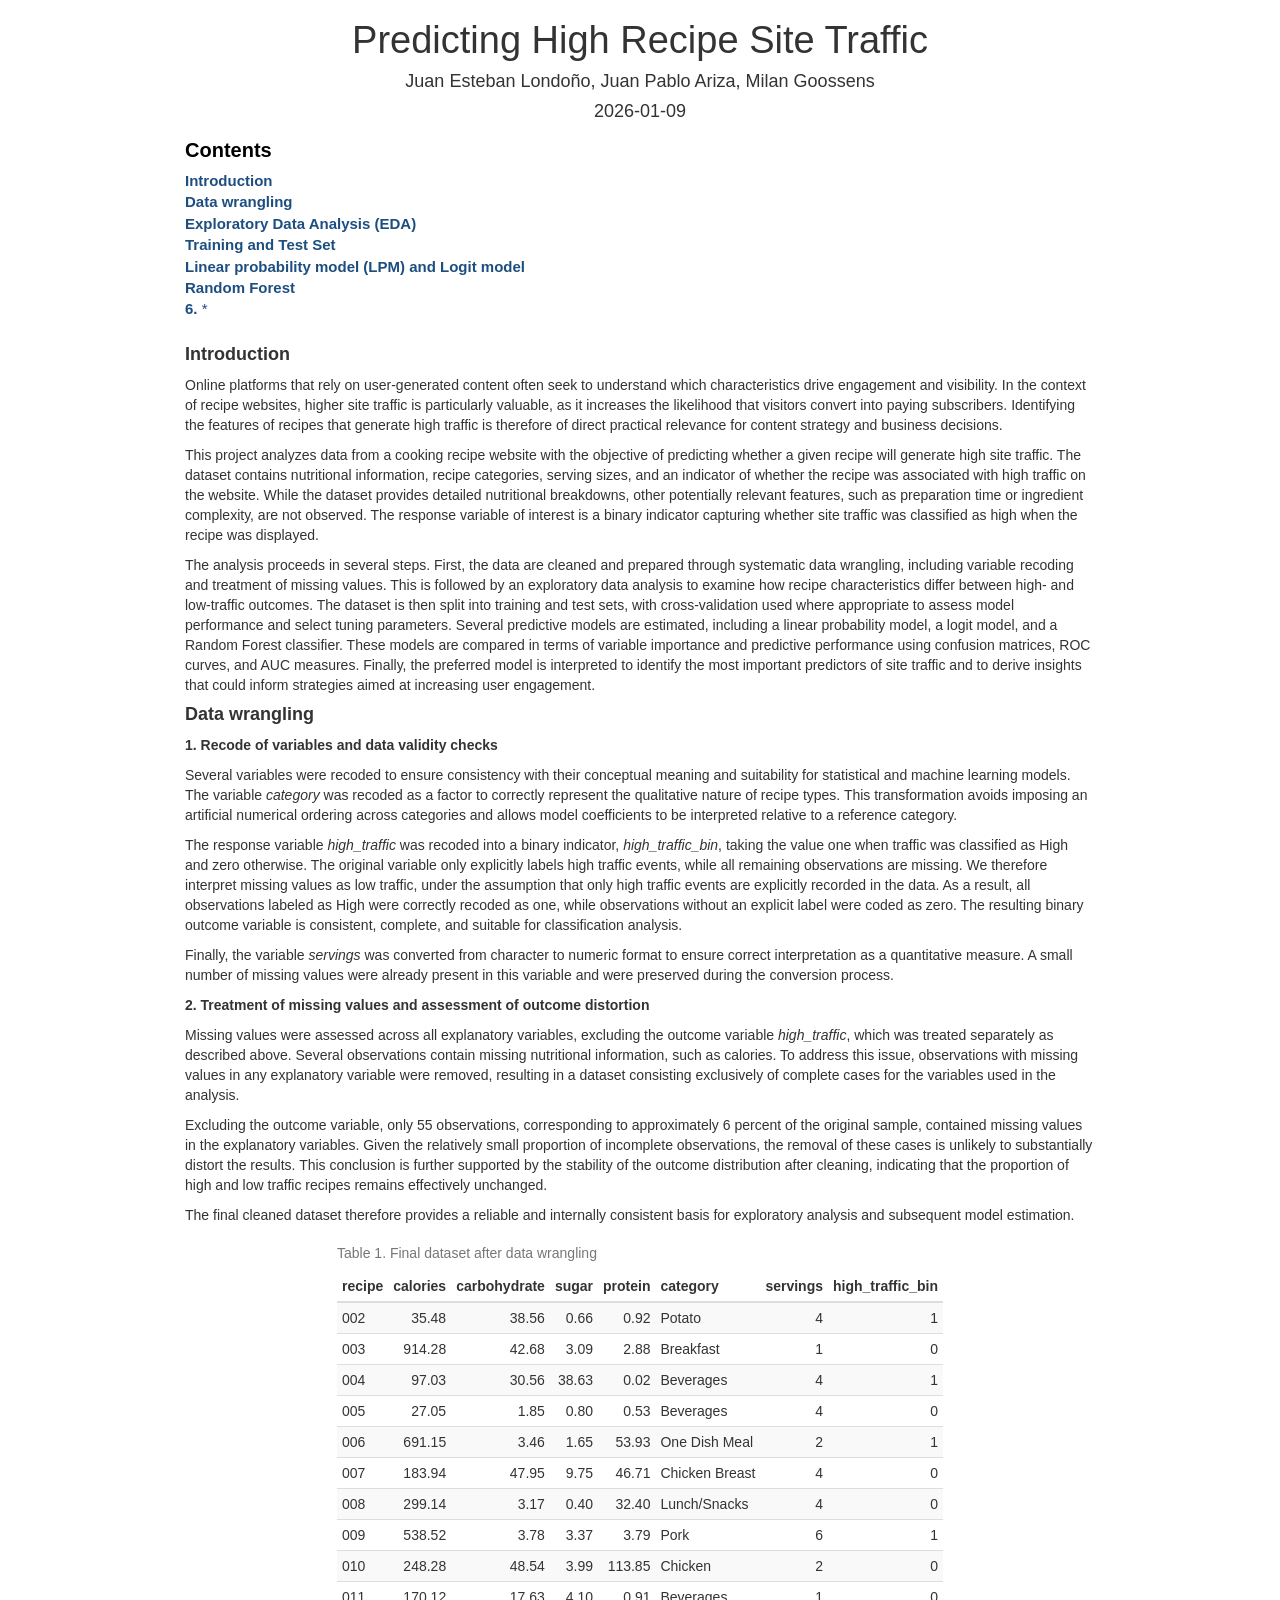
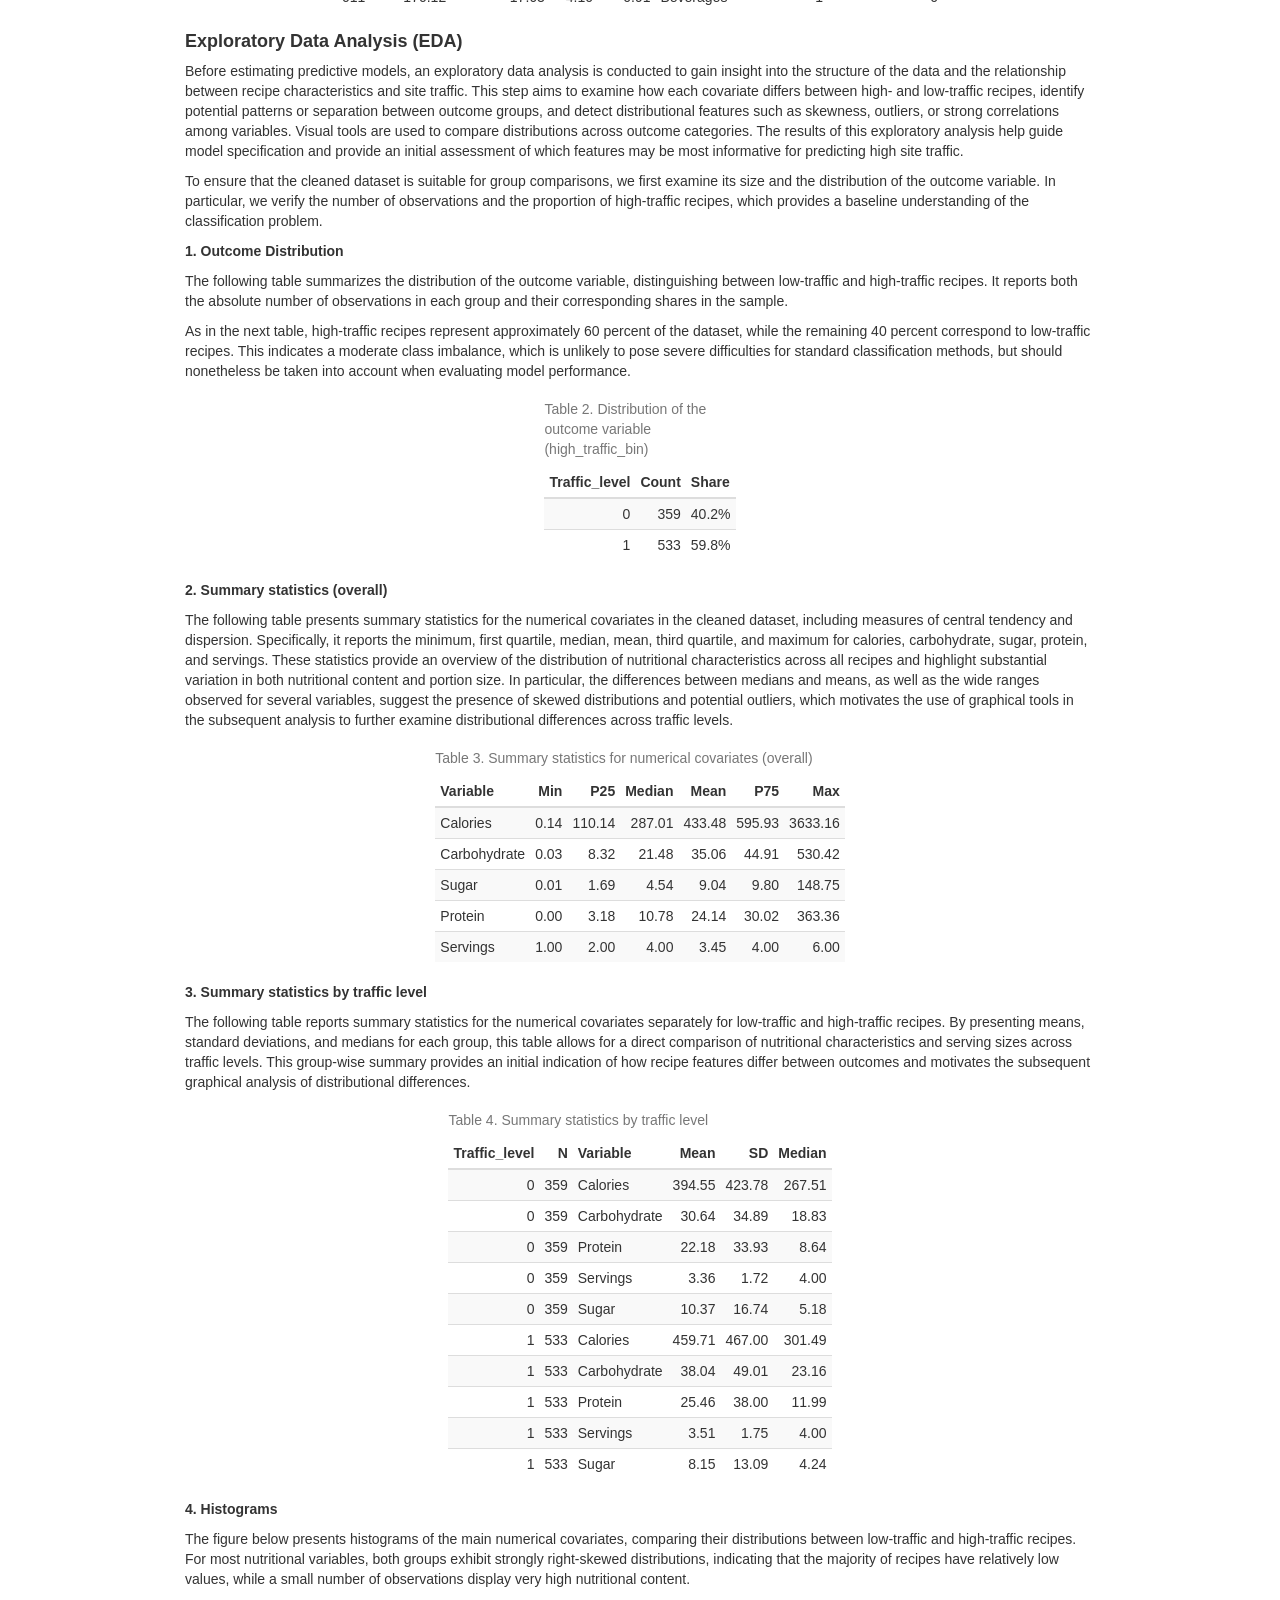
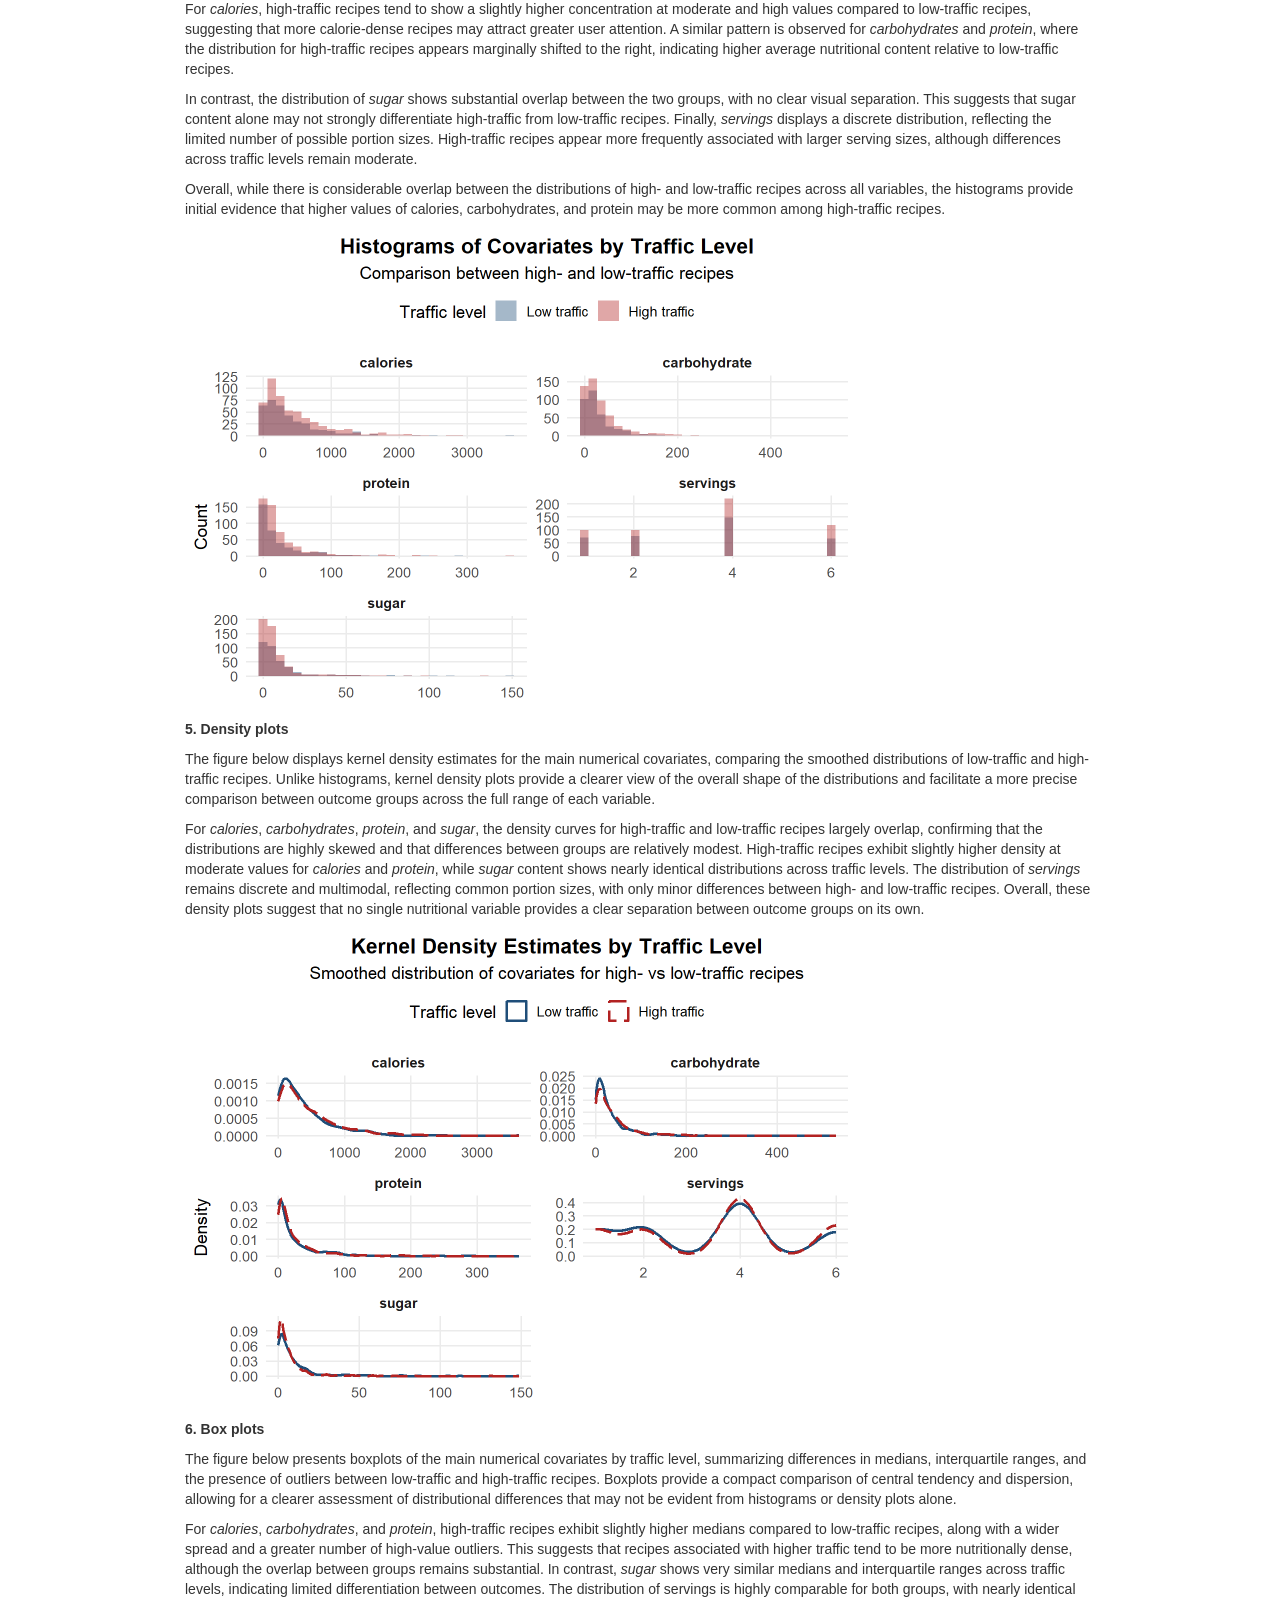
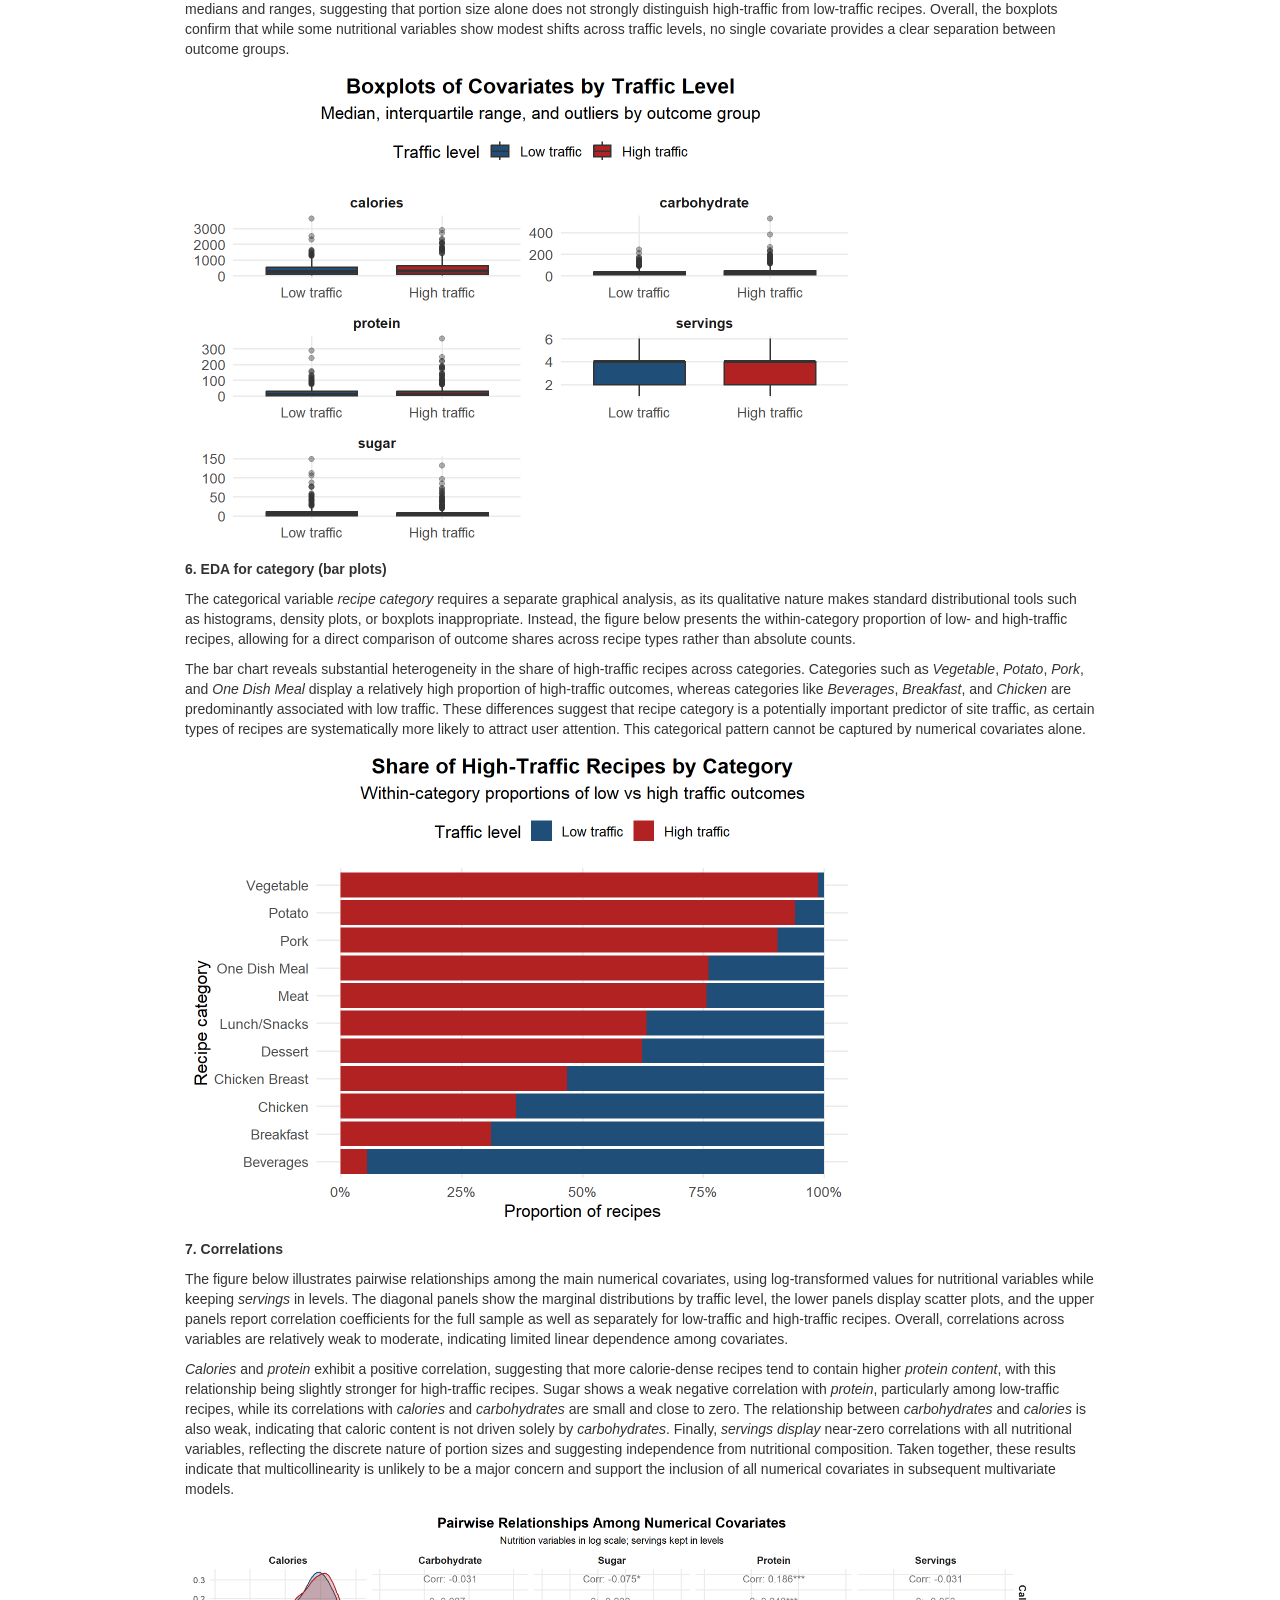
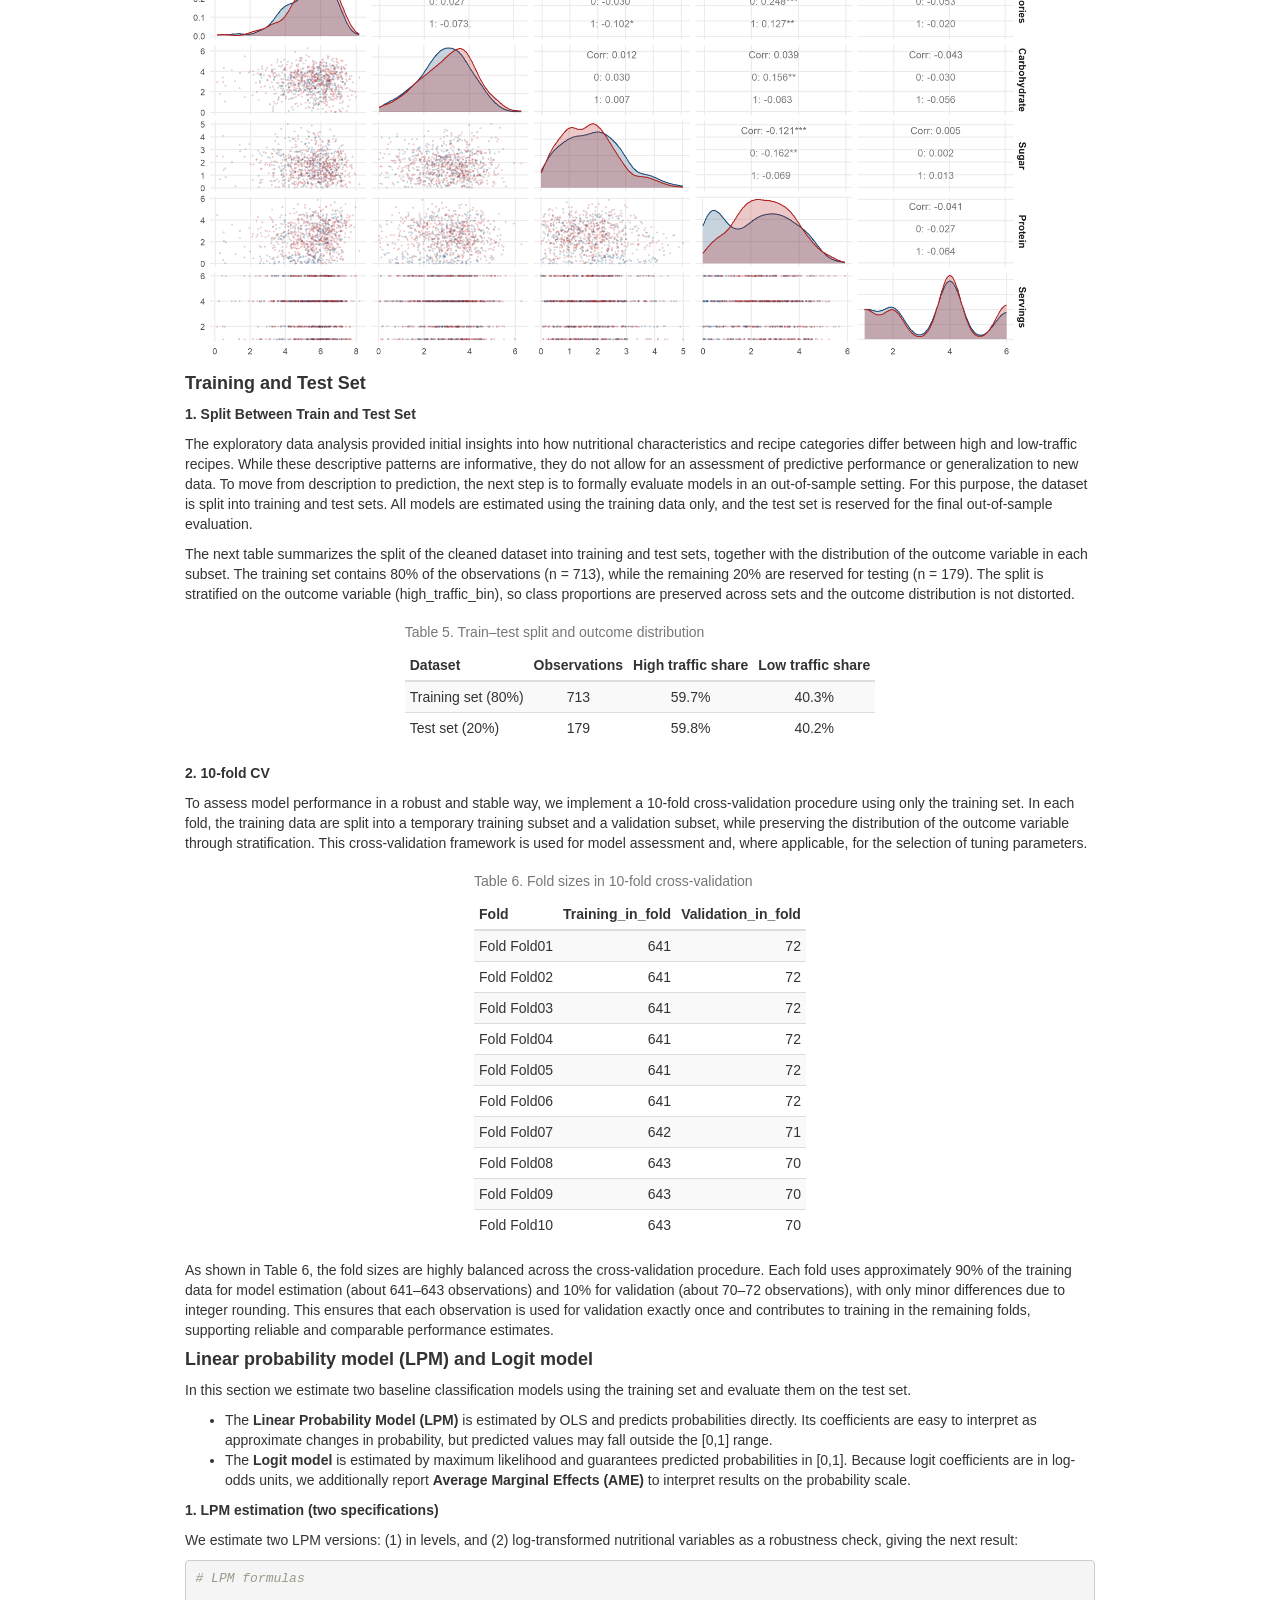
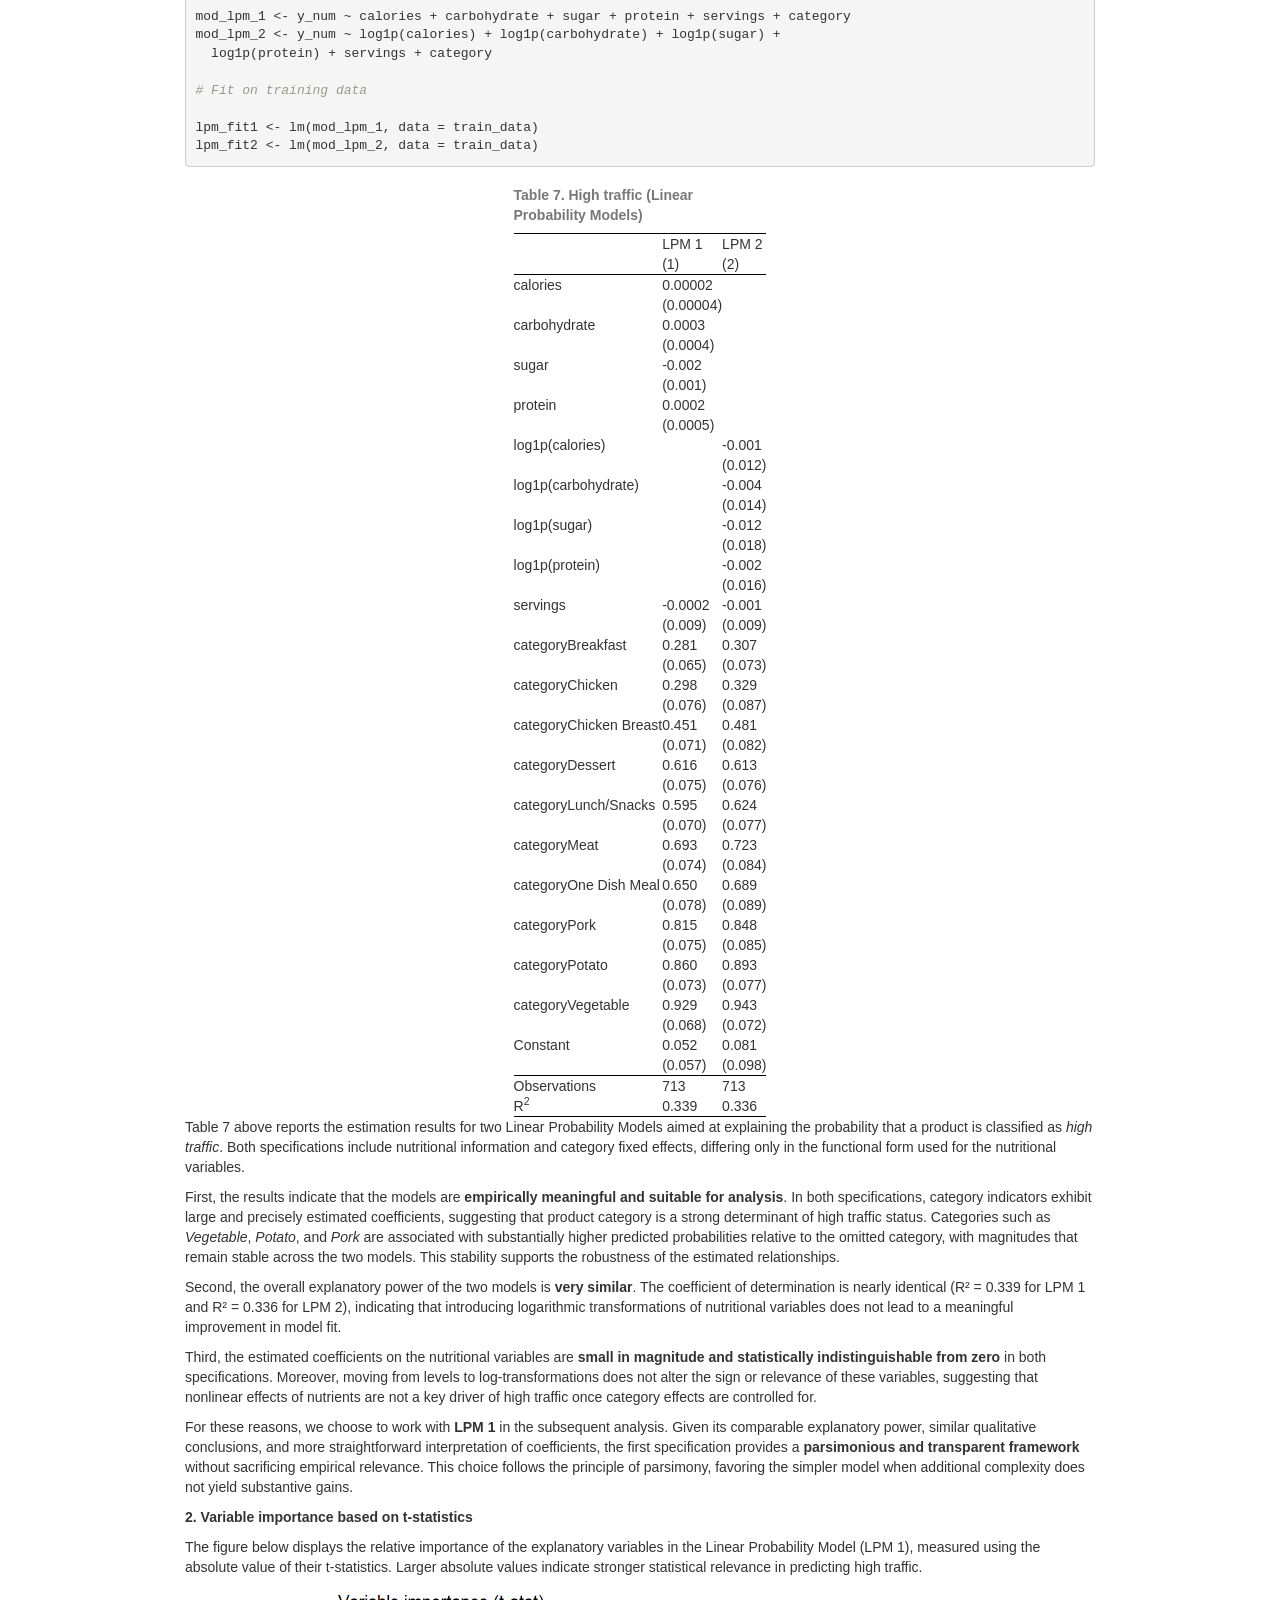
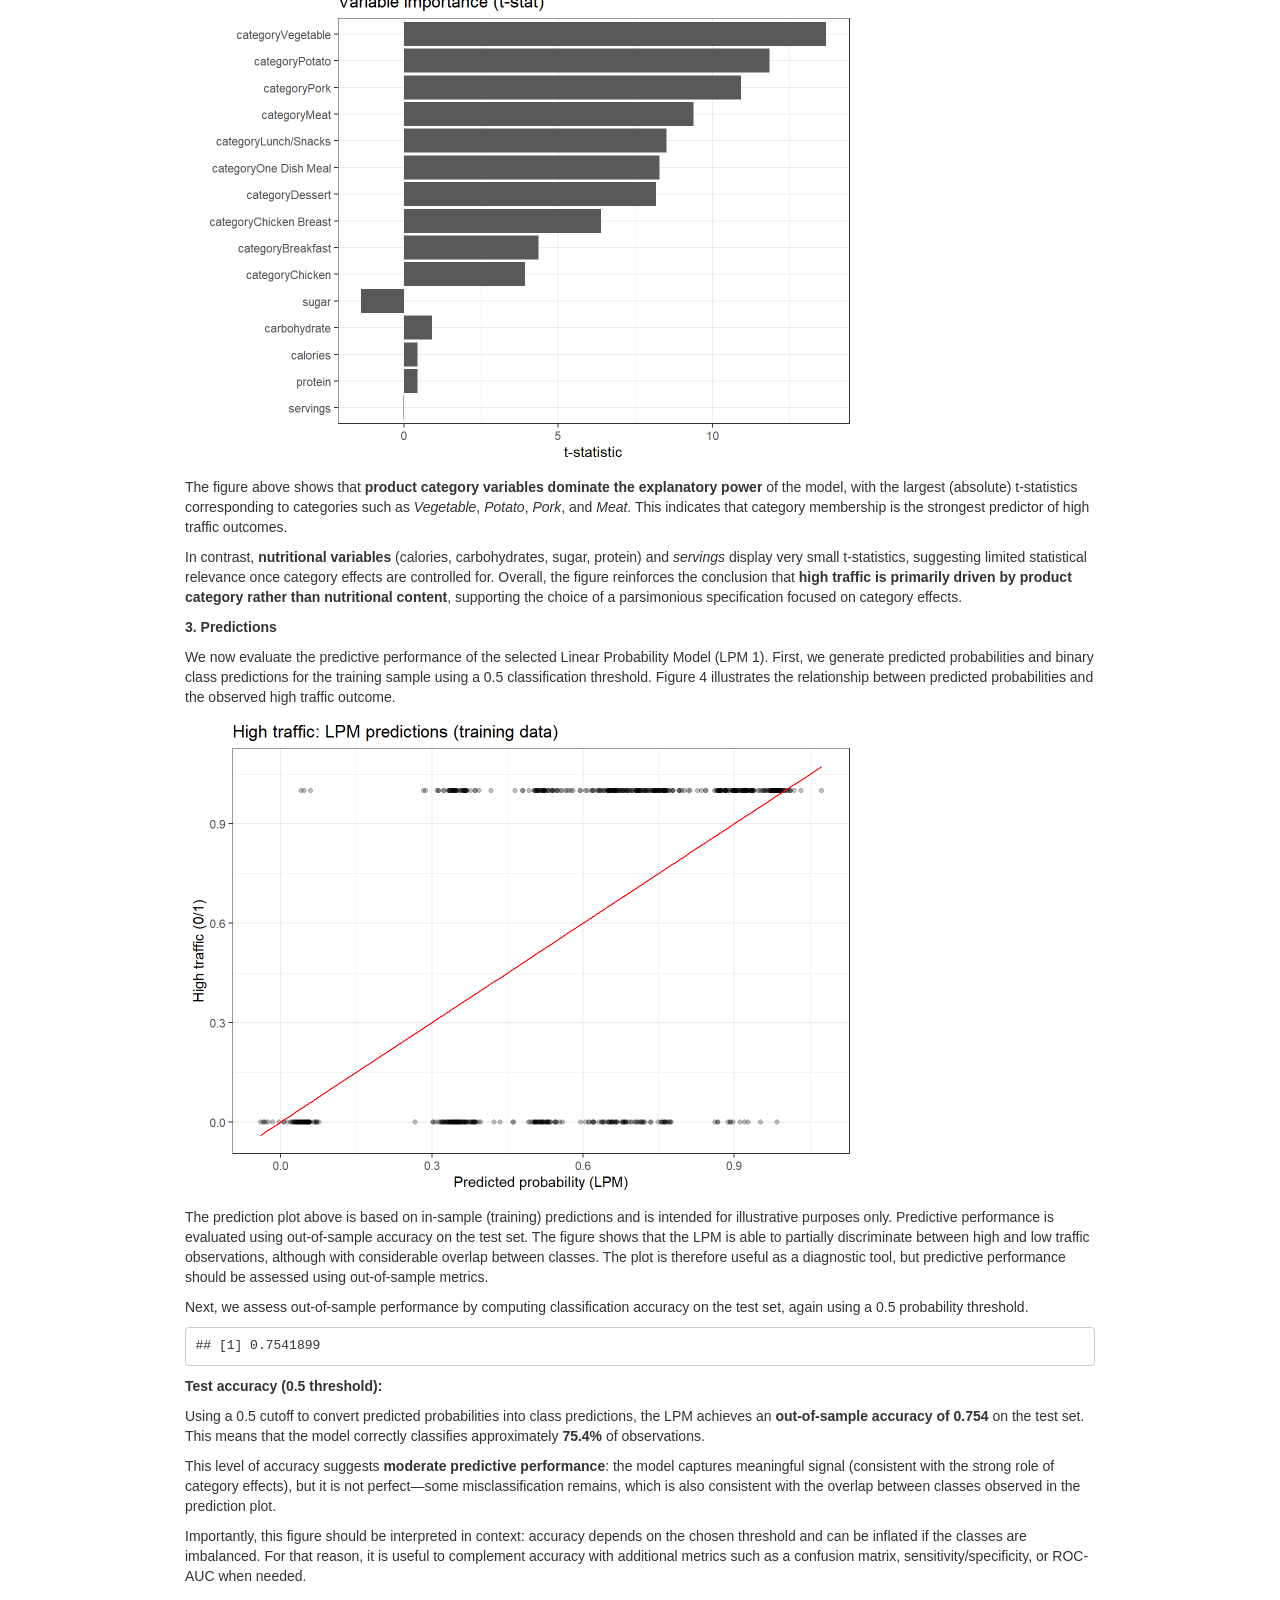
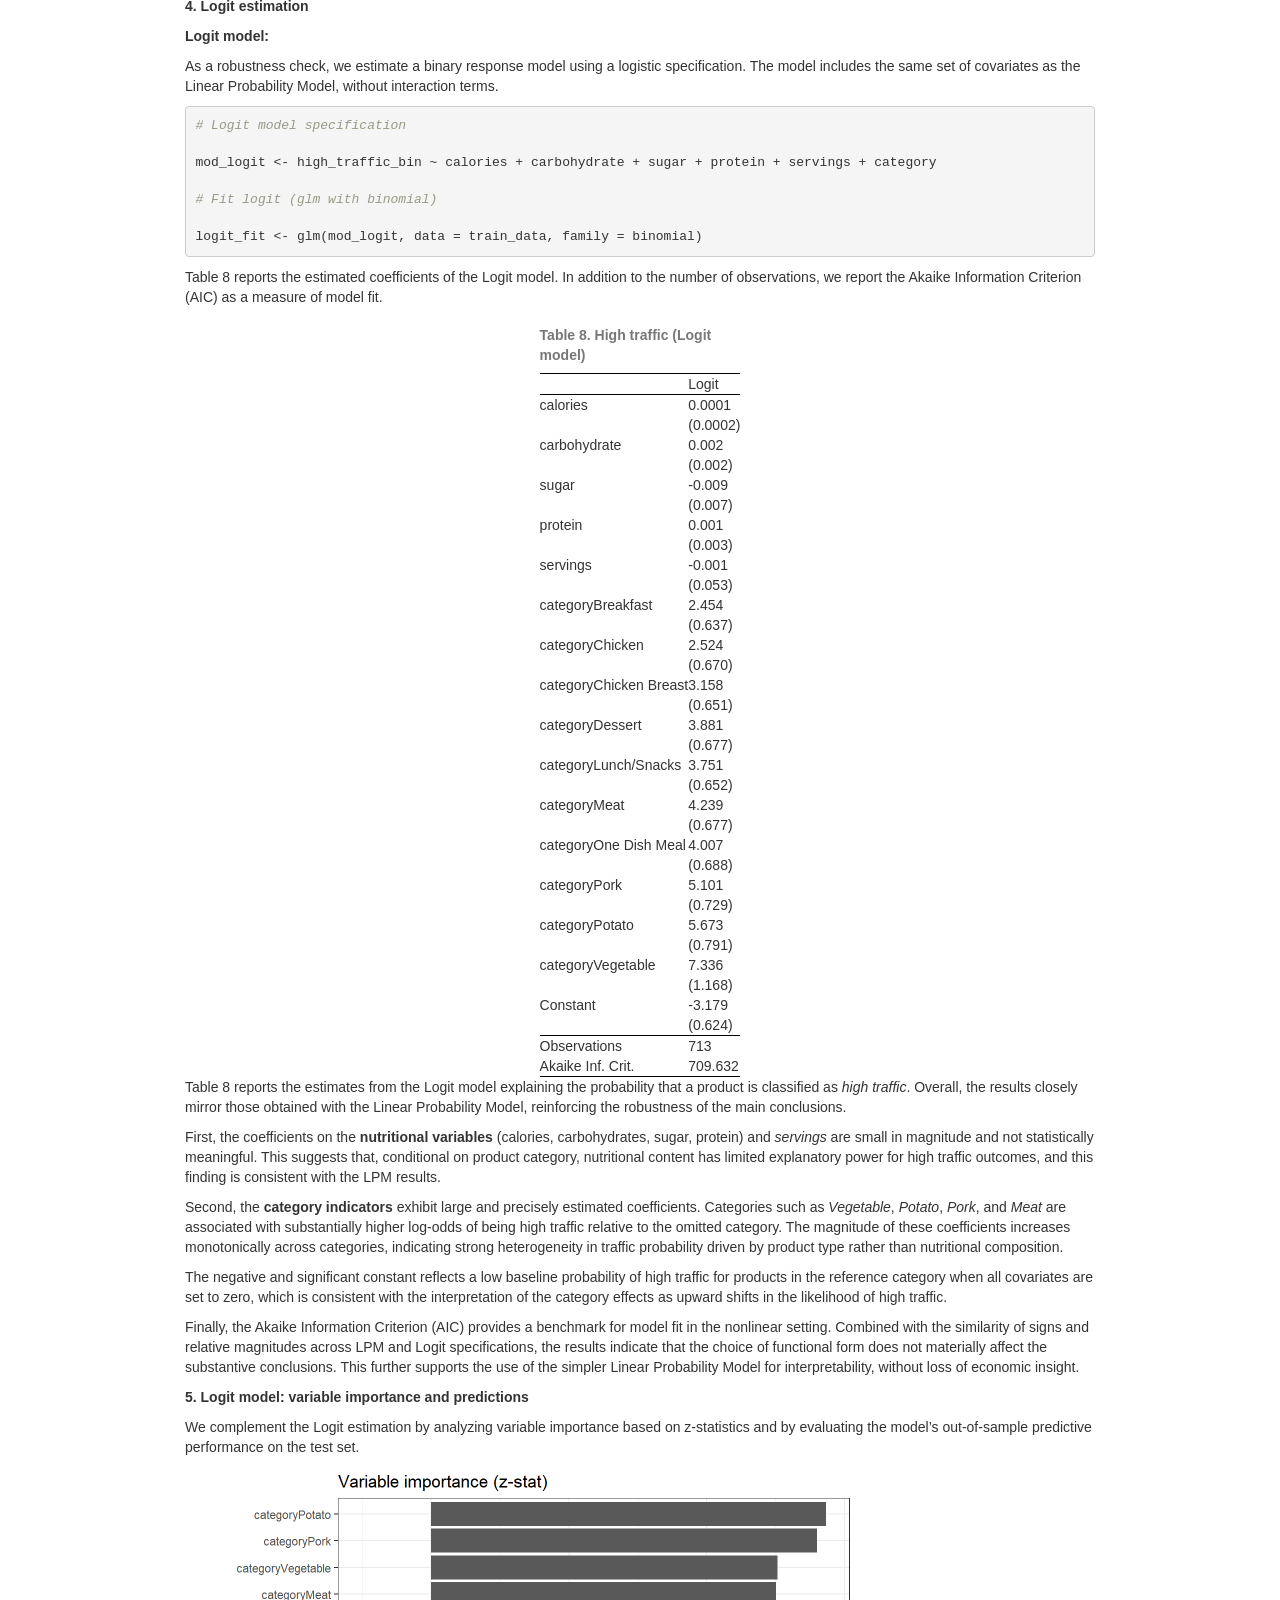
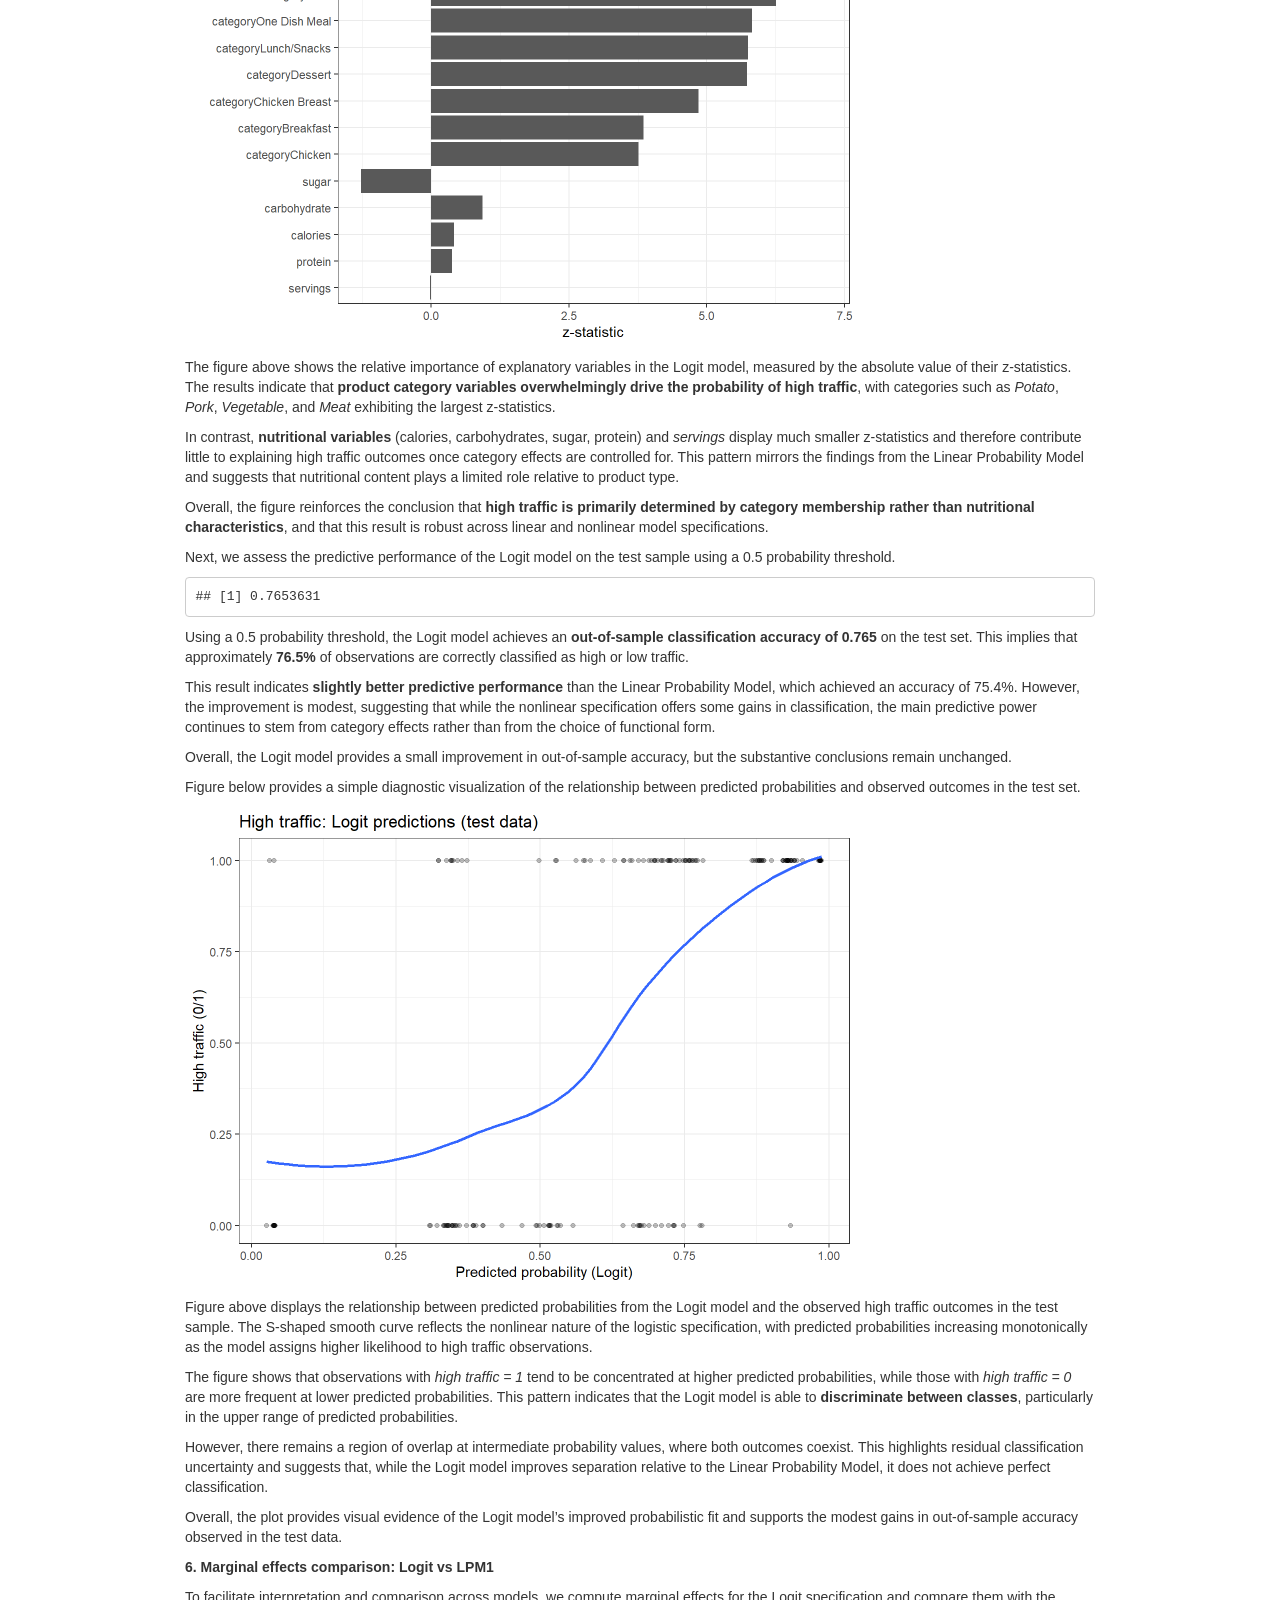
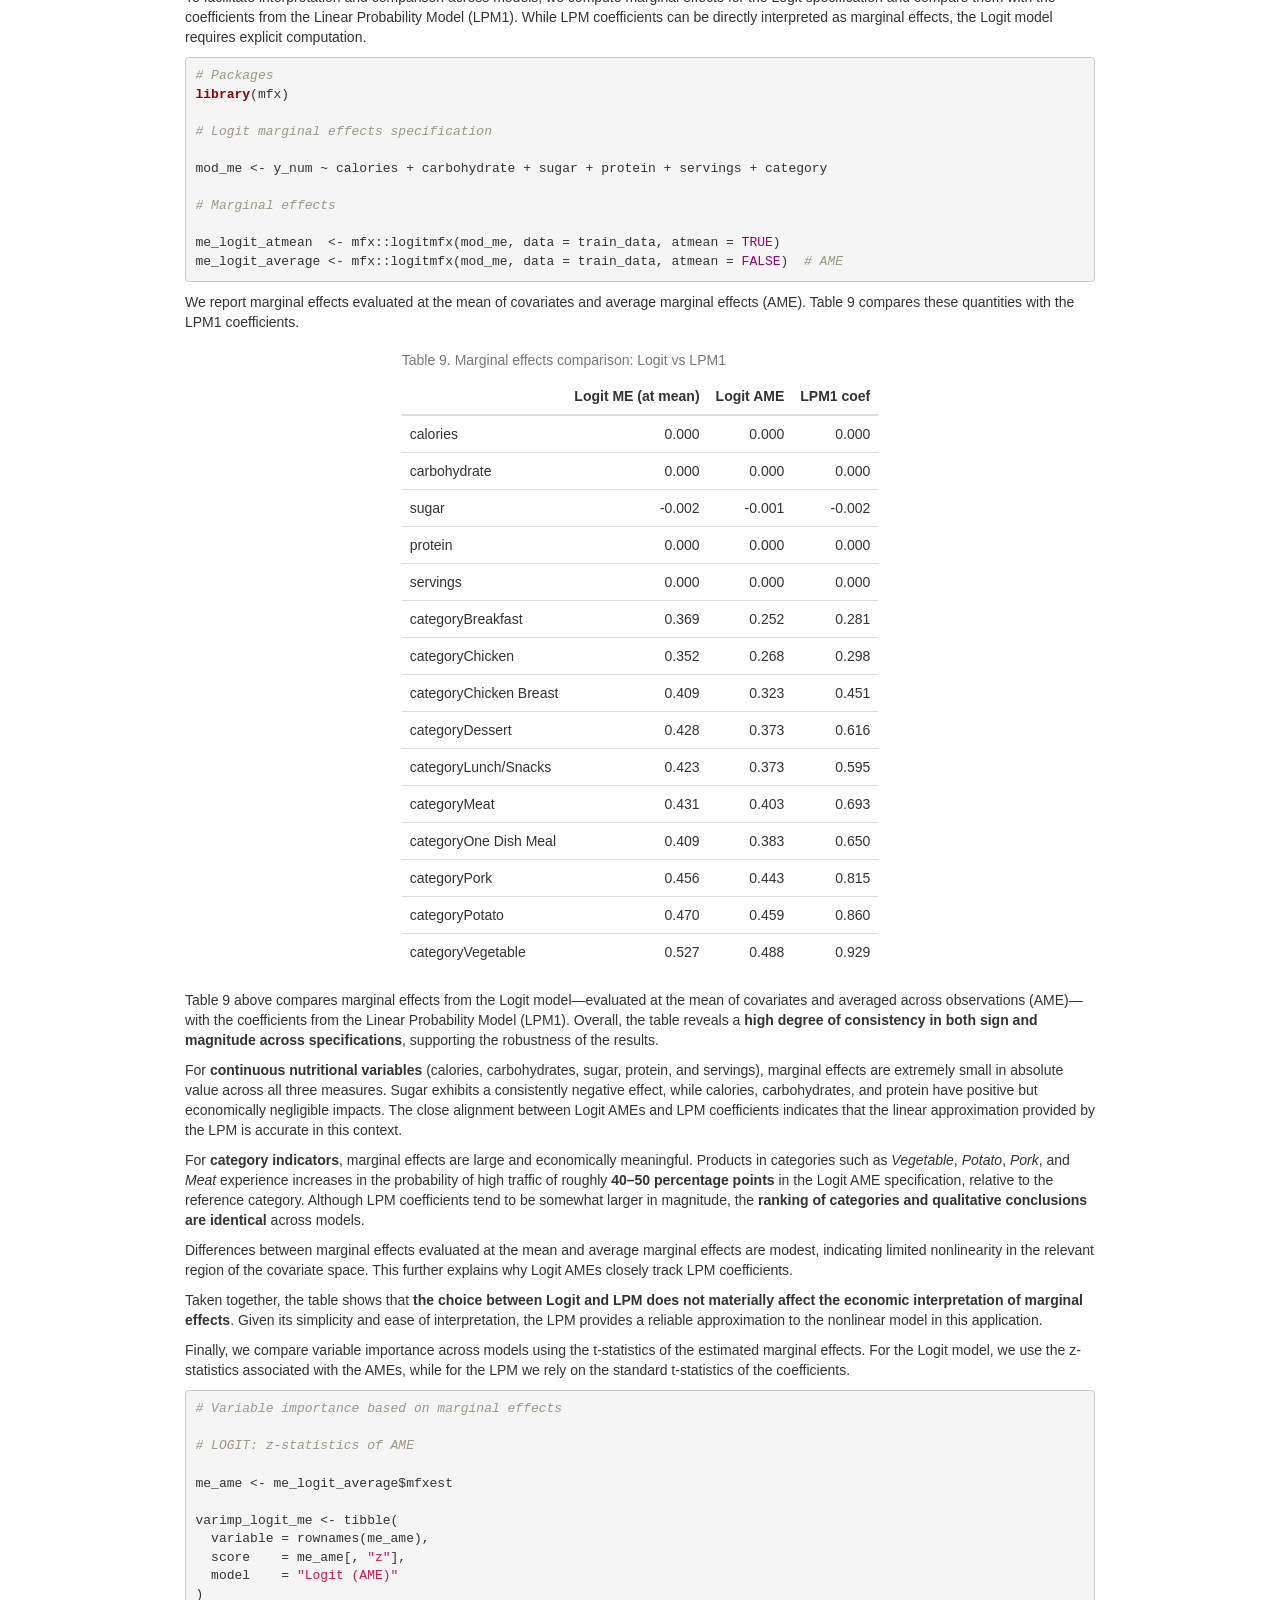
<file: index.html>
<!doctype html>
<html lang="en">
<head>
  <meta charset="utf-8">
  <meta name="viewport" content="width=device-width, initial-scale=1">
  <meta http-equiv="refresh" content="0; url=docs/report.html">
  <title>Predicting High Recipe Site Traffic</title>
</head>
<body>
  <p><a href="docs/report.html">Open the final report: Predicting High Recipe Site Traffic</a></p>
</body>
</html>
</file>
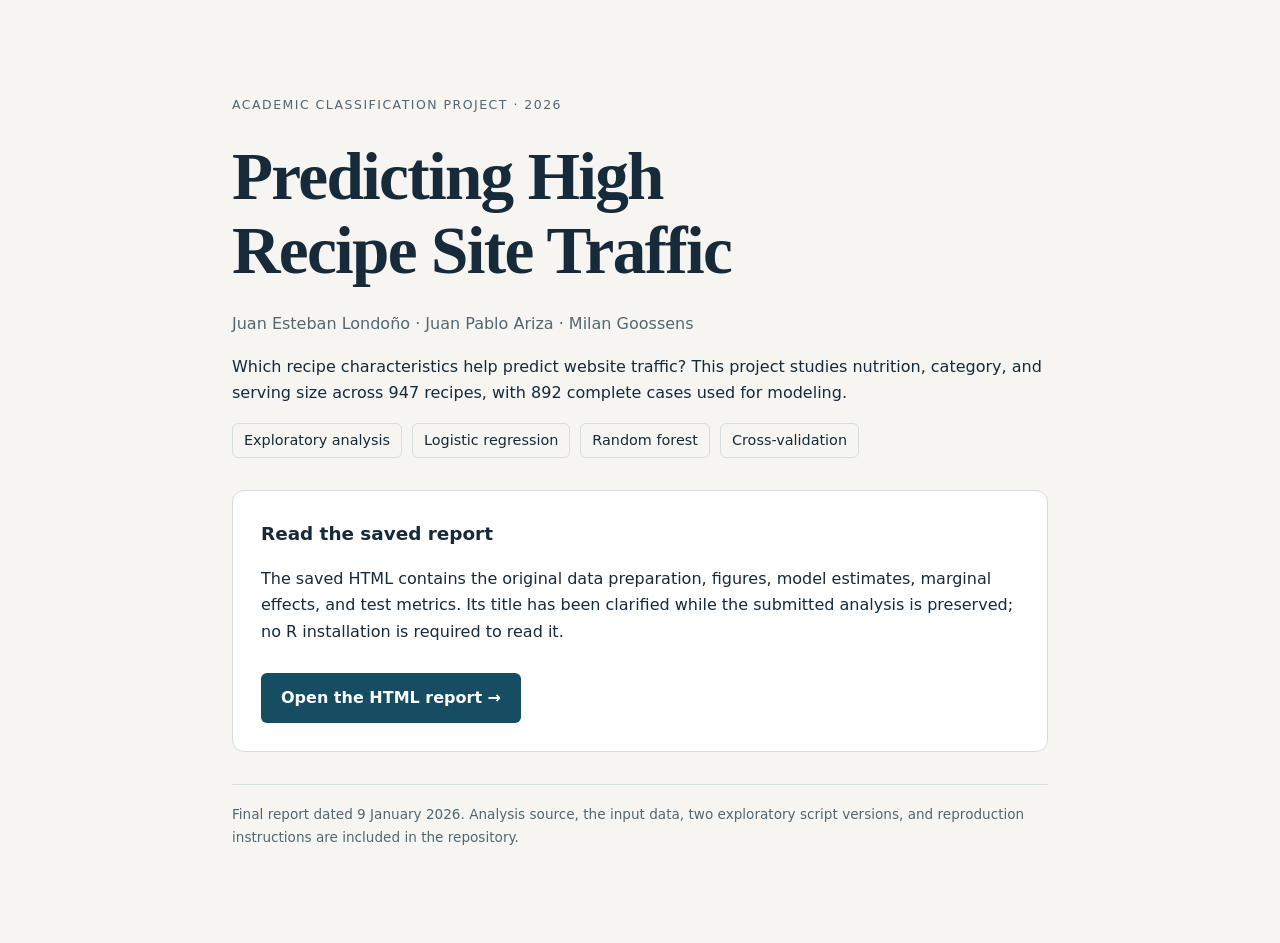
<file: docs/index.html>
<!doctype html>
<html lang="en">
<head>
  <meta charset="utf-8">
  <meta name="viewport" content="width=device-width, initial-scale=1">
  <meta name="description" content="Academic recipe website traffic prediction using linear probability, logistic regression, and random forest models.">
  <title>Predicting High Recipe Site Traffic</title>
  <style>
    * { box-sizing: border-box; }
    body { margin: 0; background: #f6f5f1; color: #172a3a; font-family: system-ui, -apple-system, sans-serif; line-height: 1.65; }
    main { max-width: 880px; margin: 7vh auto; padding: 32px; }
    .label { color: #536671; letter-spacing: .12em; font-size: .78rem; text-transform: uppercase; }
    h1 { font-family: Georgia, serif; font-size: clamp(2.4rem, 6vw, 4.2rem); line-height: 1.1; letter-spacing: -.025em; margin: 24px 0; }
    .authors { color: #536671; }
    .card { padding: 28px; margin: 32px 0; border: 1px solid #d6dedc; border-radius: 12px; background: white; }
    h2 { margin: 0 0 12px; font-size: 1.15rem; }
    a.button { display: inline-block; margin: 12px 0 0; padding: 12px 20px; border-radius: 6px; color: white; background: #164d62; text-decoration: none; font-weight: 650; }
    a.button:hover, a.button:focus { background: #103a4a; }
    .topics { display: flex; gap: 10px; flex-wrap: wrap; }
    .topics span { padding: 5px 11px; border: 1px solid #d6dedc; border-radius: 6px; font-size: .9rem; }
    footer { border-top: 1px solid #d6dedc; padding-top: 18px; color: #536671; font-size: .85rem; }
    @media (max-width: 600px) { main { margin: 2vh auto; padding: 22px; } .card { padding: 22px; } }
  </style>
</head>
<body>
  <main>
    <div class="label">Academic classification project · 2026</div>
    <h1>Predicting High<br>Recipe Site Traffic</h1>
    <p class="authors">Juan Esteban Londoño · Juan Pablo Ariza · Milan Goossens</p>
    <p>Which recipe characteristics help predict website traffic? This project studies nutrition, category, and serving size across 947 recipes, with 892 complete cases used for modeling.</p>
    <div class="topics"><span>Exploratory analysis</span><span>Logistic regression</span><span>Random forest</span><span>Cross-validation</span></div>
    <section class="card">
      <h2>Read the saved report</h2>
      <p>The saved HTML contains the original data preparation, figures, model estimates, marginal effects, and test metrics. Its title has been clarified while the submitted analysis is preserved; no R installation is required to read it.</p>
      <a class="button" href="report.html">Open the HTML report →</a>
    </section>
    <footer>Final report dated 9 January 2026. Analysis source, the input data, two exploratory script versions, and reproduction instructions are included in the repository.</footer>
  </main>
</body>
</html>
</file>
